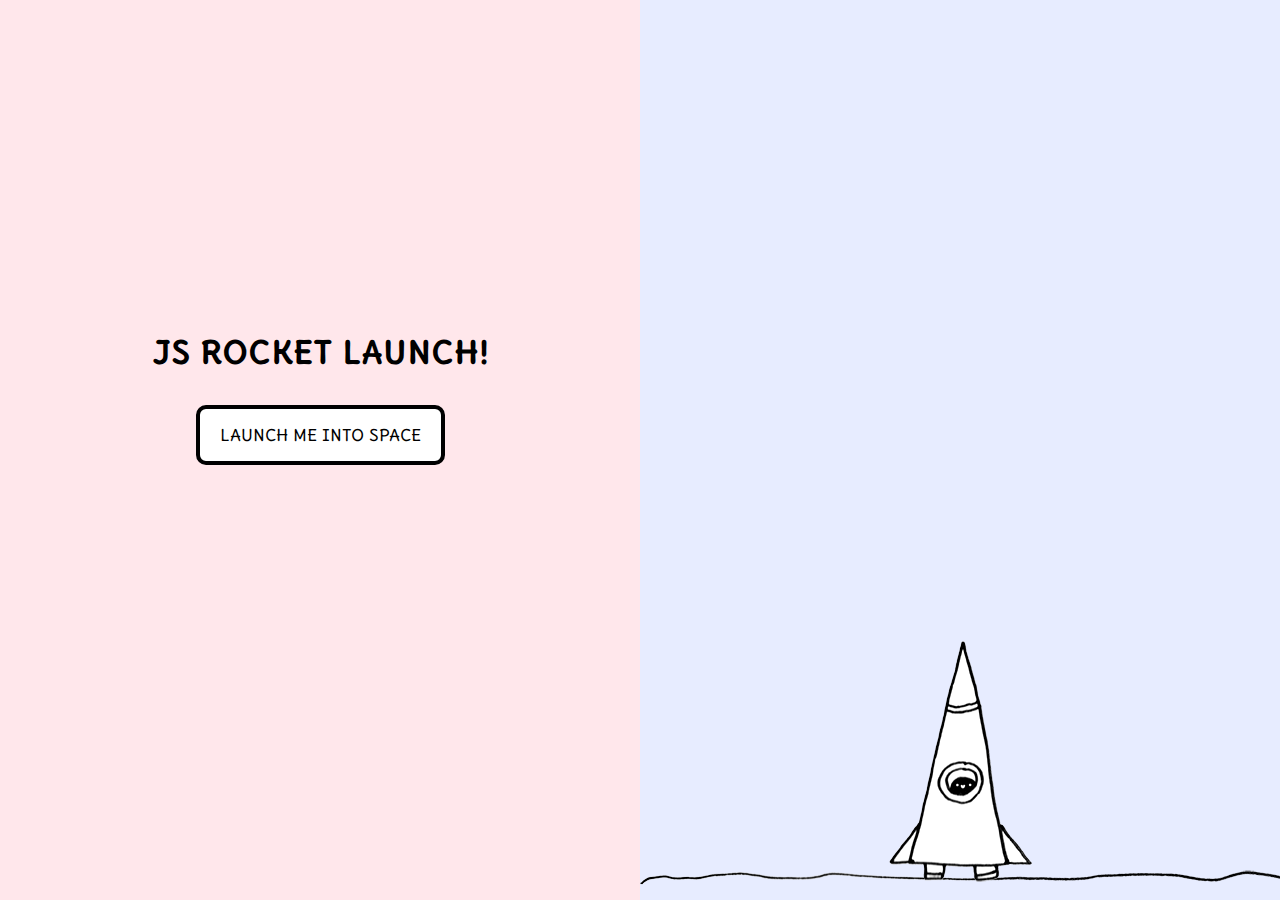
<file: index.html>
<!DOCTYPE html>
<html>
  <head>
    <title>JS Rocket</title>
    <script type="text/javascript" src="js/script.js"> </script>
    <link rel="stylesheet" type="text/css" href="css/style.css">
<<<<<<< Updated upstream
  </head>
  <body>
    <h1>hello there!</h1>
    <a href="#" onclick="sayMyName('Karolina');">CLICK ME</a>

=======
    <link rel="preconnect" href="https://fonts.gstatic.com">
    <link href="https://fonts.googleapis.com/css2?family=Delius+Unicase:wght@400;700&display=swap" rel="stylesheet">

  </head>
  <body>
    <h1>hello there!</h1>
    <a href="#" onclick="doCoolStuff();">CLICK ME</a>

    <div class="cool" id="cool">
        <p>Hello I'm a fucking test</p>
    </div>
>>>>>>> Stashed changes
  </body>
</html>
</file>
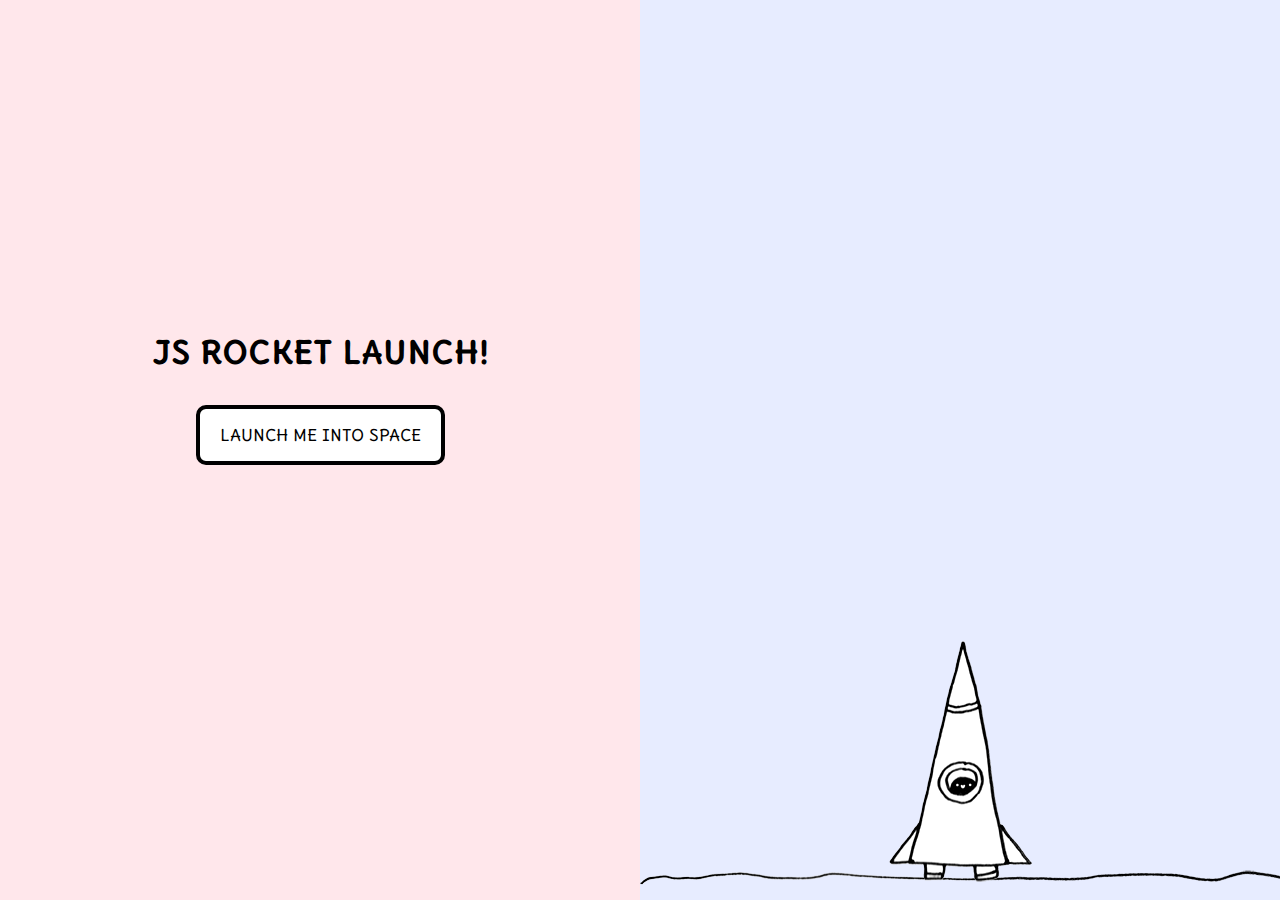
<file: rocket.html>
<!DOCTYPE html>
<html>
<head>
  <title>Launch my Rocket into space</title>
  <link rel="stylesheet" type="text/css" href="css/rocket.css">
  <script type="text/javascript" src="js/rocket.js">
  </script>
  <link rel="preconnect" href="https://fonts.gstatic.com">
  <link href="https://fonts.googleapis.com/css2?family=Delius+Unicase:wght@400;700&display=swap" rel="stylesheet">
</head>

<body class="body-state1">
  <div class="left">
    <div class="look state1">
      <h1>JS ROCKET LAUNCH!</h1>
      <a href="#" class="button" onclick="changeState(2);">LAUNCH ME INTO SPACE</a>
    </div>

    <div class="look state2">
      <h1 id="countdown">10</h1>
      <a href="#" class="button" onclick="changeState(1);">ABORT</a>
    </div>
    <div class="look state3">
      <h1>LIFT OFF!</h1>
    </div>
    <div class="look state4">
      <h1>MISSION COMPLETE</h1>
      <a href="#" class="button" onclick="changeState(1);">DO IT AGAIN</a>
    </div>
    <div class="look state5">
      <h1>OH NO!!!</h1>
      <a href="#" class="button" onclick="changeState(1);">TRY AGAIN!</a>
    </div>


  <div class="right">

    <div class="ground"></div>
    <div class="rocket"></div>
    <div class="nervous" id="nervous"></div>
    <div class="cant-wait" id="cant-wait"></div>

  </div>


</body>

</html>
</file>
<file: css/style.css>
body{
  background-color: pink;
<<<<<<< Updated upstream
  
}
=======
  font-family: 'Delius Unicase', cursive;
  
}

.cool{
  width: 150px;
  height: 150px;
  background-color: lightblue;
  transition: background-color 1s;

}

.cool.purple{
  background-color: purple;
}
>>>>>>> Stashed changes
</file>
<file: css/rocket.css>
body{
  font-family: 'Delius Unicase', cursive;
}

.left{
  position: fixed;
  width: 50%;
  height: 100%;
  background-color: #ffe7eb;
  top: 0;
  bottom: 0;
  left: 0;
  text-align: center;
}

.look{
  text-align: center;
  margin-top: 50%;
  line-height: 2;
}

a.button{
  display: inline-block;
  padding: 10px 20px;
  background-color: white;
  color: black;
  border-radius: 10px;
  border: 4px solid black;
  text-decoration: none;
  transition: background 0.3s ease-in-out;
}

a:hover{
  background-color: #0400ff5e;
}

.right{
  position: fixed;
  width: 50%;
  height: 100%;
  background-color: #e7ecff;
  top: 0;
  bottom: 0;
  right: 0;
}

.rocket{
  position: absolute;
  left: 50%;
  bottom: -13px;
  width: 143px;
  height: 272px;
  margin-left: -71.5px;
  background: url("../img/rocket-state1.png") no-repeat 0 0;
  transition: bottom 8s;

}

body.body-state1 .rocket{
  transition: none;
}
/* rocket bg image change */
body.body-state2 .rocket{
  background-image: url("../img/rocket-state2.gif");
}
body.body-state3 .rocket,
body.body-state4 .rocket{
  background-image: url("../img/rocket-state3.gif");
}

body.body-state5 .rocket{
  background-image: url("../img/boom.png");
  width: 209px;
  height: 200px;
  margin-left: -104.5px
}

/* going always up at the launching time */
body.body-state3 .rocket,
/* and success */
body.body-state4 .rocket{
  bottom: 1000px;
}


.ground{
  position: absolute;
  bottom: 0px;
  width: 100%;
  height: 30px;
  background: url("../img/ground.png") no-repeat 0 0;
}

.nervous{
  position: absolute;
  bottom: 220px;
  left: 50%;
  background: url("../img/nervous.png") no-repeat 0 0;);
  width: 223px;
  height: 100px;
  margin-left: -200px;
  display: none;
}

.cant-wait{
  position: absolute;
  bottom: 220px;
  left: 50%;
  background: url("../img/cant-wait.png") no-repeat 0 0;);
  width: 206px;
  height: 65px;
  margin-left: 10px;
  display: none;
}

.cant-wait.show{
  display: block;
}

.nervous.show{
  display: block;
}

.state1,.state2, .state3, .state4, .state5{
  display: none;
}

body.body-state1 .state1{display: block;}
body.body-state2 .state2{display: block;}
body.body-state3 .state3{display: block;}
body.body-state4 .state4{display: block;}
body.body-state5 .state5{display: block;}
</file>
